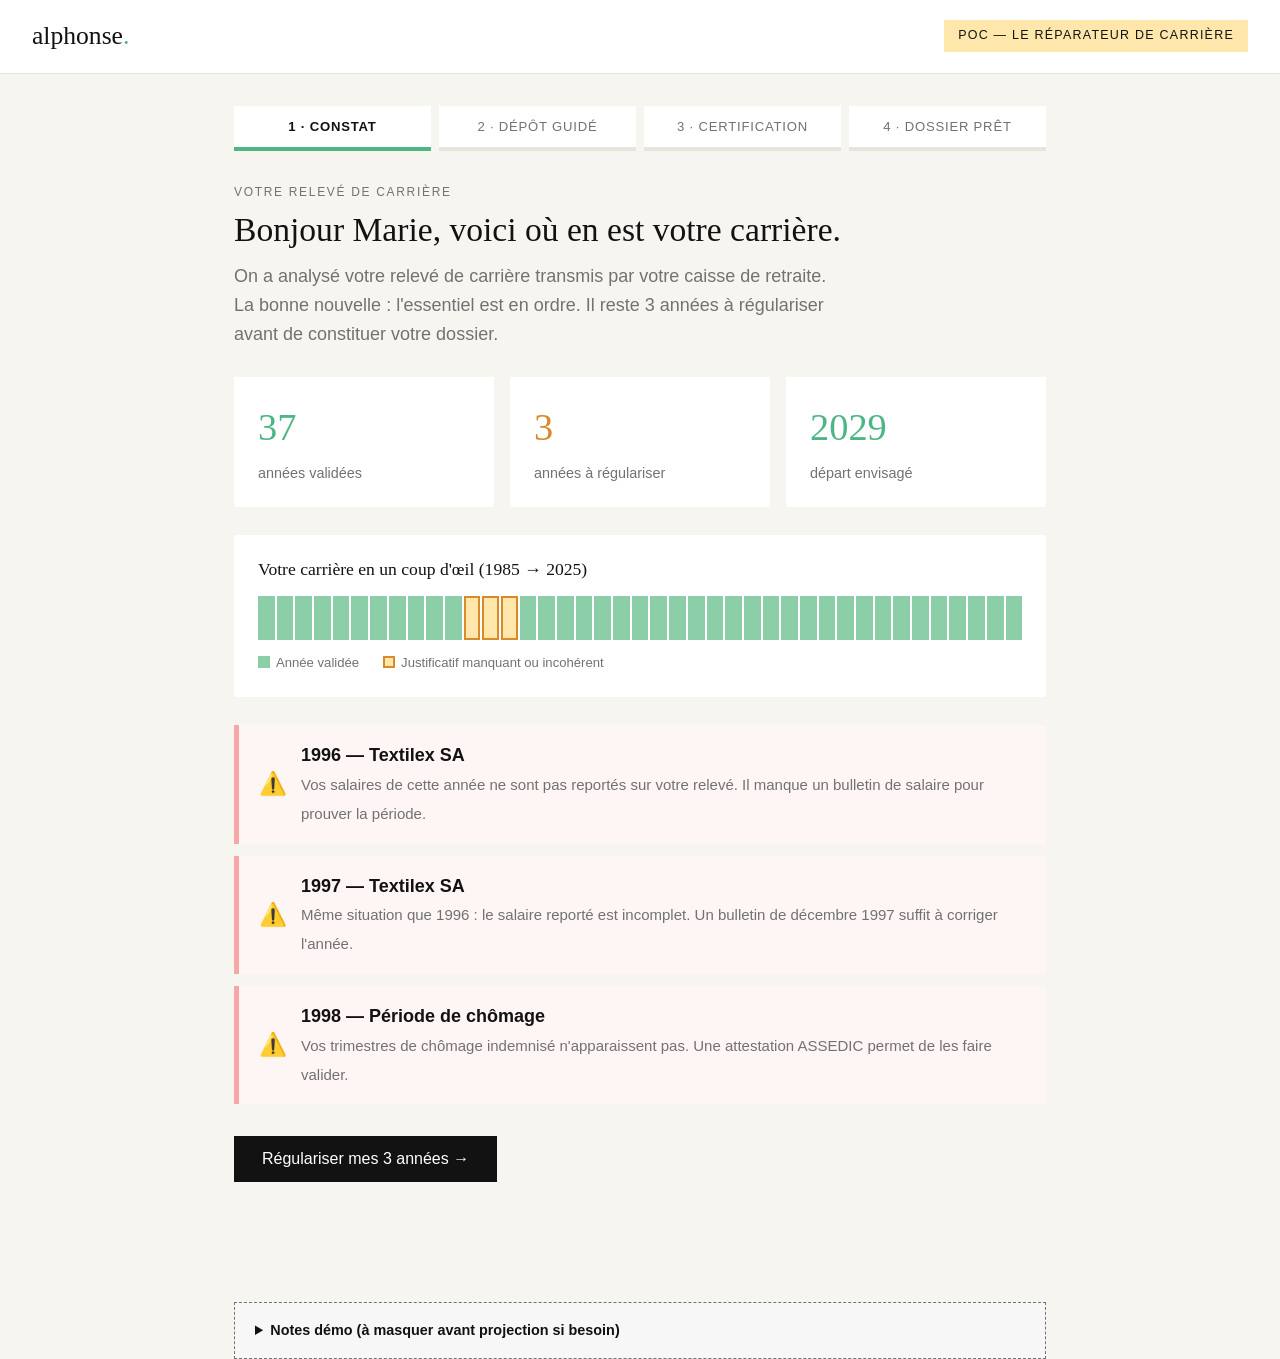
<file: reparateur.html>
<!DOCTYPE html>
<html lang="fr">
<head>
<meta charset="UTF-8">
<meta name="viewport" content="width=device-width, initial-scale=1.0">
<title>Le Réparateur de Carrière — POC Alphonse</title>
<style>
  /* ============ DESIGN SYSTEM ALPHONSE ============ */
  :root{
    --noir:#121212;
    --gris:#727272;
    --vert:#4EB684;
    --vert-clair:#8BCEA8;
    --rose:#F6A7A6;
    --rose-pale:#FDF6F4;
    --beige:#F7F5F0;
    --beige-2:#F5E9DC;
    --blanc-casse:#F7F7F7;
    --jaune:#FFE7AC;
    --blanc:#FFFFFF;
  }
  *{margin:0;padding:0;box-sizing:border-box;}
  html{scroll-behavior:smooth;}
  body{
    font-family:'Bianco Sans','Calibri','Segoe UI',sans-serif;
    background:var(--beige);
    color:var(--noir);
    font-size:18px;
    line-height:1.6;
  }
  h1,h2,h3{
    font-family:'Spoof','Spoof Medium','Bookman Old Style',Georgia,serif;
    font-weight:500;
    line-height:1.2;
  }
  .surtitre{
    font-family:'Spot','Bianco Sans','Calibri',sans-serif;
    text-transform:uppercase;
    letter-spacing:0.14em;
    font-size:0.75rem;
    color:var(--gris);
  }
  button{
    font-family:inherit;
    font-size:1rem;
    cursor:pointer;
    border:none;
    border-radius:0; /* boutons rectangulaires */
  }
  .btn-primaire{
    background:var(--noir);
    color:var(--blanc);
    padding:14px 28px;
    transition:background .2s;
  }
  .btn-primaire:hover{background:var(--vert);}
  .btn-vert{
    background:var(--vert);
    color:var(--blanc);
    padding:14px 28px;
    transition:filter .2s;
  }
  .btn-vert:hover{filter:brightness(0.93);}
  .btn-secondaire{
    background:transparent;
    color:var(--noir);
    border:1.5px solid var(--noir);
    padding:12px 24px;
    transition:background .2s,color .2s;
  }
  .btn-secondaire:hover{background:var(--noir);color:var(--blanc);}
  button:focus-visible,a:focus-visible{outline:3px solid var(--vert);outline-offset:2px;}

  /* ============ HEADER ============ */
  header{
    background:var(--blanc);
    border-bottom:1px solid #e8e4dc;
    padding:16px 32px;
    display:flex;
    align-items:center;
    justify-content:space-between;
    gap:16px;
    flex-wrap:wrap;
  }
  .logo{
    font-family:'Spoof','Bookman Old Style',Georgia,serif;
    font-size:1.6rem;
    color:var(--noir);
  }
  .logo span{color:var(--vert);}
  .badge-poc{
    background:var(--jaune);
    padding:6px 14px;
    font-size:0.78rem;
    text-transform:uppercase;
    letter-spacing:0.1em;
  }

  /* ============ STEPPER ============ */
  .stepper{
    max-width:860px;
    margin:32px auto 0;
    padding:0 24px;
    display:flex;
    gap:8px;
  }
  .step{
    flex:1;
    text-align:center;
    padding:10px 6px;
    background:var(--blanc);
    border-bottom:4px solid #e8e4dc;
    font-size:0.82rem;
    color:var(--gris);
    text-transform:uppercase;
    letter-spacing:0.06em;
  }
  .step.active{border-bottom-color:var(--vert);color:var(--noir);font-weight:600;}
  .step.done{border-bottom-color:var(--vert-clair);color:var(--gris);}
  .step.done::before{content:"✓ ";color:var(--vert);}

  /* ============ VUES ============ */
  main{max-width:860px;margin:0 auto;padding:32px 24px 80px;}
  .vue{display:none;animation:fadein .4s ease;}
  .vue.visible{display:block;}
  @keyframes fadein{from{opacity:0;transform:translateY(8px);}to{opacity:1;transform:none;}}
  @media (prefers-reduced-motion: reduce){
    *,*::before,*::after{animation-duration:0.01ms !important;transition-duration:0.01ms !important;}
  }

  .intro h1{font-size:2.1rem;margin:8px 0 12px;}
  .intro p{color:var(--gris);max-width:600px;}

  /* ============ VUE 1 : CONSTAT ============ */
  .synthese{
    display:flex;
    gap:16px;
    margin:28px 0;
    flex-wrap:wrap;
  }
  .chiffre-cle{
    flex:1;
    min-width:180px;
    background:var(--blanc);
    padding:20px 24px;
  }
  .chiffre-cle .nb{
    font-family:'Spoof','Bookman Old Style',Georgia,serif;
    font-size:2.4rem;
    display:block;
  }
  .chiffre-cle.ok .nb{color:var(--vert);}
  .chiffre-cle.alerte .nb{color:#D98A2B;}
  .chiffre-cle .lib{font-size:0.9rem;color:var(--gris);}

  .frise{
    background:var(--blanc);
    padding:24px;
    margin-bottom:28px;
  }
  .frise-titre{margin-bottom:16px;font-size:1.1rem;}
  .frise-barre{
    display:flex;
    gap:2px;
    height:44px;
  }
  .frise-an{
    flex:1;
    background:var(--vert-clair);
    position:relative;
    cursor:default;
  }
  .frise-an.manquant{
    background:var(--jaune);
    outline:2px solid #D98A2B;
    outline-offset:-2px;
    cursor:pointer;
  }
  .frise-an.manquant:hover::after{
    content:attr(data-an);
    position:absolute;
    bottom:calc(100% + 6px);
    left:50%;
    transform:translateX(-50%);
    background:var(--noir);
    color:var(--blanc);
    padding:2px 8px;
    font-size:0.75rem;
    white-space:nowrap;
  }
  .frise-legende{
    display:flex;
    gap:24px;
    margin-top:12px;
    font-size:0.82rem;
    color:var(--gris);
    flex-wrap:wrap;
  }
  .frise-legende span::before{
    content:"";
    display:inline-block;
    width:12px;height:12px;
    margin-right:6px;
    vertical-align:-1px;
  }
  .leg-ok::before{background:var(--vert-clair);}
  .leg-ko::before{background:var(--jaune);outline:2px solid #D98A2B;outline-offset:-2px;}

  .alertes-liste{display:flex;flex-direction:column;gap:12px;margin-bottom:32px;}
  .alerte-item{
    background:var(--rose-pale);
    border-left:5px solid var(--rose);
    padding:16px 20px;
    display:flex;
    align-items:center;
    gap:14px;
  }
  .alerte-item .picto{font-size:1.4rem;}
  .alerte-item strong{display:block;}
  .alerte-item small{color:var(--gris);}

  /* ============ VUE 2 : RÉPARATEUR ============ */
  .progression{
    background:var(--blanc);
    padding:16px 24px;
    margin-bottom:24px;
    display:flex;
    align-items:center;
    gap:16px;
    flex-wrap:wrap;
  }
  .barre-prog{
    flex:1;
    min-width:160px;
    height:10px;
    background:var(--beige-2);
  }
  .barre-prog > div{
    height:100%;
    background:var(--vert);
    width:0%;
    transition:width .5s ease;
  }
  .carte-annee{
    background:var(--blanc);
    margin-bottom:20px;
    border:1.5px solid #e8e4dc;
  }
  .carte-annee.validee{border-color:var(--vert);}
  .carte-tete{
    padding:20px 24px;
    display:flex;
    align-items:flex-start;
    gap:16px;
  }
  .pastille-annee{
    font-family:'Spoof','Bookman Old Style',Georgia,serif;
    font-size:1.3rem;
    background:var(--beige);
    padding:8px 14px;
    white-space:nowrap;
  }
  .carte-annee.validee .pastille-annee{background:var(--vert);color:var(--blanc);}
  .carte-tete h3{font-size:1.15rem;margin-bottom:4px;}
  .carte-tete p{color:var(--gris);font-size:0.95rem;}
  .doc-attendu{
    background:var(--beige);
    margin:0 24px 20px;
    padding:14px 18px;
    font-size:0.95rem;
  }
  .doc-attendu strong{color:var(--noir);}
  .carte-actions{
    padding:0 24px 24px;
    display:flex;
    gap:12px;
    flex-wrap:wrap;
  }

  /* Exemple visuel du document */
  .exemple-doc{
    display:none;
    margin:0 24px 20px;
    padding:20px;
    background:var(--rose-pale);
  }
  .exemple-doc.ouvert{display:flex;gap:20px;flex-wrap:wrap;align-items:flex-start;}
  .mini-doc{
    width:190px;
    min-height:240px;
    background:var(--blanc);
    border:1px solid #ddd;
    box-shadow:2px 3px 0 rgba(18,18,18,0.08);
    padding:14px;
    font-size:0.6rem;
    color:var(--gris);
    flex-shrink:0;
  }
  .mini-doc .md-titre{
    font-weight:700;
    color:var(--noir);
    font-size:0.68rem;
    text-transform:uppercase;
    margin-bottom:8px;
    text-align:center;
  }
  .md-zone{
    border:1.5px dashed var(--vert);
    padding:3px 5px;
    margin:6px 0;
    color:var(--vert);
    font-weight:600;
  }
  .md-ligne{height:5px;background:#eee;margin:5px 0;}
  .md-ligne.courte{width:60%;}
  .exemple-doc .explication{flex:1;min-width:220px;font-size:0.95rem;}
  .exemple-doc .explication ul{margin:8px 0 0 20px;}
  .exemple-doc .explication li{margin-bottom:4px;}

  /* État de la carte après analyse */
  .zone-resultat{padding:0 24px 24px;display:none;}
  .zone-resultat.visible{display:block;}
  .analyse-en-cours{
    display:flex;align-items:center;gap:14px;
    background:var(--beige);
    padding:16px 20px;
  }
  .spinner{
    width:22px;height:22px;
    border:3px solid var(--beige-2);
    border-top-color:var(--vert);
    border-radius:50%;
    animation:spin .8s linear infinite;
    flex-shrink:0;
  }
  @keyframes spin{to{transform:rotate(360deg);}}

  .resultat-ko{
    background:var(--rose-pale);
    border-left:5px solid var(--rose);
    padding:18px 20px;
  }
  .resultat-ko h4{margin-bottom:6px;font-size:1rem;}
  .resultat-ko p{font-size:0.95rem;margin-bottom:12px;}

  .resultat-ok{
    background:#EFF8F3;
    border-left:5px solid var(--vert);
    padding:18px 20px;
    display:flex;
    align-items:center;
    gap:18px;
    position:relative;
    overflow:hidden;
  }
  .resultat-ok .detail{flex:1;font-size:0.95rem;}
  .resultat-ok .detail strong{display:block;margin-bottom:2px;}
  .note-reformat{
    font-size:0.88rem;
    color:var(--gris);
    margin-top:6px;
    padding-top:6px;
    border-top:1px dashed var(--vert-clair);
  }

  /* ============ LE TAMPON (élément signature) ============ */
  .tampon{
    font-family:'Spoof','Bookman Old Style',Georgia,serif;
    border:3px solid var(--vert);
    color:var(--vert);
    padding:6px 16px;
    font-size:1.15rem;
    text-transform:uppercase;
    letter-spacing:0.08em;
    transform:rotate(-7deg);
    flex-shrink:0;
    position:relative;
    background:
      radial-gradient(circle at 30% 40%, rgba(255,255,255,.25) 0 2px, transparent 3px),
      radial-gradient(circle at 70% 60%, rgba(255,255,255,.3) 0 1.5px, transparent 2.5px);
  }
  .tampon.anim{animation:tamponner .45s cubic-bezier(.2,1.6,.4,1) both;}
  @keyframes tamponner{
    0%{transform:rotate(-7deg) scale(2.6);opacity:0;}
    60%{transform:rotate(-7deg) scale(0.94);opacity:1;}
    100%{transform:rotate(-7deg) scale(1);opacity:1;}
  }

  /* ============ FAUX EXPLORATEUR (modale) ============ */
  .voile{
    display:none;
    position:fixed;inset:0;
    background:rgba(18,18,18,0.5);
    z-index:50;
    align-items:center;
    justify-content:center;
    padding:20px;
  }
  .voile.ouvert{display:flex;}
  .modale{
    background:var(--blanc);
    max-width:520px;
    width:100%;
    padding:28px;
    animation:fadein .25s ease;
  }
  .modale h3{font-size:1.2rem;margin-bottom:4px;}
  .modale > p{color:var(--gris);font-size:0.92rem;margin-bottom:18px;}
  .fichier{
    display:flex;
    align-items:center;
    gap:14px;
    width:100%;
    text-align:left;
    background:var(--blanc-casse);
    padding:14px 16px;
    margin-bottom:10px;
    border:1.5px solid transparent;
    font-size:0.95rem;
    transition:border-color .15s;
  }
  .fichier:hover{border-color:var(--vert);}
  .fichier .icone{
    width:34px;height:42px;
    background:var(--blanc);
    border:1.5px solid var(--gris);
    position:relative;
    flex-shrink:0;
    display:flex;align-items:flex-end;justify-content:center;
    font-size:0.55rem;font-weight:700;color:var(--blanc);
  }
  .fichier .icone::after{
    content:attr(data-ext);
    background:var(--noir);
    width:100%;
    text-align:center;
    padding:1px 0;
  }
  .fichier .icone.jpg::after{background:var(--rose);}
  .modale .fermer{margin-top:8px;}

  /* ============ VUE 3 : VOIE ROYALE ============ */
  .finale{
    text-align:center;
    padding:48px 24px;
    background:var(--blanc);
  }
  .dossier-visuel{
    width:150px;height:110px;
    margin:0 auto 8px;
    background:var(--beige-2);
    position:relative;
    box-shadow:0 4px 0 rgba(18,18,18,.06);
  }
  .dossier-visuel::before{
    content:"";
    position:absolute;
    top:-14px;left:0;
    width:60px;height:14px;
    background:var(--beige-2);
  }
  .dossier-visuel .tampon{
    position:absolute;
    top:28px;left:50%;
    margin-left:-72px;
    font-size:1.25rem;
    background-color:var(--blanc);
  }
  .finale h2{font-size:1.9rem;margin:24px 0 10px;}
  .finale > p{color:var(--gris);max-width:520px;margin:0 auto 28px;}
  .recap-docs{
    max-width:480px;
    margin:0 auto 32px;
    text-align:left;
  }
  .recap-docs li{
    list-style:none;
    background:var(--beige);
    padding:12px 18px;
    margin-bottom:8px;
    display:flex;
    justify-content:space-between;
    gap:12px;
    font-size:0.95rem;
    flex-wrap:wrap;
  }
  .recap-docs li .ok{color:var(--vert);font-weight:700;white-space:nowrap;}

  /* ============ NOTES DÉMO ============ */
  .notes-demo{
    max-width:860px;
    margin:40px auto 0;
    padding:0 24px;
  }
  .notes-demo details{
    background:var(--blanc-casse);
    border:1px dashed var(--gris);
    padding:16px 20px;
    font-size:0.9rem;
    color:var(--gris);
  }
  .notes-demo summary{cursor:pointer;color:var(--noir);font-weight:600;}
  .notes-demo ol{margin:12px 0 0 20px;}
  .notes-demo li{margin-bottom:6px;}

  .lien-retour{
    background:none;
    color:var(--gris);
    text-decoration:underline;
    padding:0;
    font-size:0.9rem;
    margin-bottom:20px;
  }
  .lien-retour:hover{color:var(--noir);}

  @media (max-width:600px){
    body{font-size:16px;}
    .stepper{gap:4px;}
    .step{font-size:0.68rem;padding:8px 2px;}
    .carte-tete{flex-direction:column;}
  }
</style>
</head>
<body>

<header>
  <div class="logo">alphonse<span>.</span></div>
  <div class="badge-poc">POC — Le Réparateur de Carrière</div>
</header>

<nav class="stepper" aria-label="Étapes du parcours">
  <div class="step active" id="step1">1 · Constat</div>
  <div class="step" id="step2">2 · Dépôt guidé</div>
  <div class="step" id="step3">3 · Certification</div>
  <div class="step" id="step4">4 · Dossier prêt</div>
</nav>

<main>

  <!-- ============ VUE 1 : LE CONSTAT VISUEL ============ -->
  <section class="vue visible" id="vue-constat">
    <div class="intro">
      <p class="surtitre">Votre relevé de carrière</p>
      <h1>Bonjour Marie, voici où en est votre carrière.</h1>
      <p>On a analysé votre relevé de carrière transmis par votre caisse de retraite. La bonne nouvelle : l'essentiel est en ordre. Il reste 3 années à régulariser avant de constituer votre dossier.</p>
    </div>

    <div class="synthese">
      <div class="chiffre-cle ok">
        <span class="nb">37</span>
        <span class="lib">années validées</span>
      </div>
      <div class="chiffre-cle alerte">
        <span class="nb">3</span>
        <span class="lib">années à régulariser</span>
      </div>
      <div class="chiffre-cle ok">
        <span class="nb">2029</span>
        <span class="lib">départ envisagé</span>
      </div>
    </div>

    <div class="frise">
      <h2 class="frise-titre">Votre carrière en un coup d'œil (1985 → 2025)</h2>
      <div class="frise-barre" id="frise-barre" aria-hidden="true"></div>
      <div class="frise-legende">
        <span class="leg-ok">Année validée</span>
        <span class="leg-ko">Justificatif manquant ou incohérent</span>
      </div>
    </div>

    <div class="alertes-liste">
      <div class="alerte-item">
        <span class="picto" aria-hidden="true">⚠️</span>
        <div>
          <strong>1996 — Textilex SA</strong>
          <small>Vos salaires de cette année ne sont pas reportés sur votre relevé. Il manque un bulletin de salaire pour prouver la période.</small>
        </div>
      </div>
      <div class="alerte-item">
        <span class="picto" aria-hidden="true">⚠️</span>
        <div>
          <strong>1997 — Textilex SA</strong>
          <small>Même situation que 1996 : le salaire reporté est incomplet. Un bulletin de décembre 1997 suffit à corriger l'année.</small>
        </div>
      </div>
      <div class="alerte-item">
        <span class="picto" aria-hidden="true">⚠️</span>
        <div>
          <strong>1998 — Période de chômage</strong>
          <small>Vos trimestres de chômage indemnisé n'apparaissent pas. Une attestation ASSEDIC permet de les faire valider.</small>
        </div>
      </div>
    </div>

    <button class="btn-primaire" onclick="allerVue(2)">Régulariser mes 3 années →</button>
  </section>

  <!-- ============ VUE 2 : LE RÉPARATEUR ============ -->
  <section class="vue" id="vue-reparateur">
    <button class="lien-retour" onclick="allerVue(1)">← Revenir au constat</button>
    <div class="intro">
      <p class="surtitre">Le réparateur de carrière</p>
      <h1>Déposez vos justificatifs, on vérifie tout.</h1>
      <p>Pour chaque année, on vous indique le document exact à retrouver. Dès qu'un document est déposé, on le vérifie : s'il est conforme, il est tamponné « Validé ». Sinon, on vous explique quoi chercher à la place.</p>
    </div>

    <div class="progression">
      <span id="prog-texte"><strong>0/3</strong> justificatifs validés</span>
      <div class="barre-prog"><div id="prog-barre"></div></div>
    </div>

    <div id="cartes-annees"></div>

    <div id="cta-final" style="display:none;text-align:center;margin-top:32px;">
      <button class="btn-vert" onclick="allerVue(3)">Voir mon dossier prêt →</button>
    </div>
  </section>

  <!-- ============ VUE 3 : LA VOIE ROYALE ============ -->
  <section class="vue" id="vue-finale">
    <div class="finale">
      <div class="dossier-visuel">
        <div class="tampon anim">Validé</div>
      </div>
      <h2>Félicitations Marie, vos justificatifs sont prêts.</h2>
      <p>Vos 3 années ont été régularisées avec des documents conformes aux exigences des caisses de retraite. Vous pouvez constituer votre demande de régularisation en toute sérénité.</p>
      <ul class="recap-docs">
        <li><span>1996 · Bulletin de salaire — décembre 1996</span><span class="ok">✓ Validé</span></li>
        <li><span>1997 · Bulletin de salaire — décembre 1997 <em>(converti en PDF)</em></span><span class="ok">✓ Validé</span></li>
        <li><span>1998 · Attestation ASSEDIC — périodes indemnisées</span><span class="ok">✓ Validé</span></li>
      </ul>
      <button class="btn-primaire" onclick="alert('Hors périmètre du POC : cette étape enchaîne sur la constitution du dossier de régularisation.')">Constituer ma demande de régularisation</button>
      <br><br>
      <button class="btn-secondaire" onclick="reinitialiser()">Rejouer la démo</button>
    </div>
  </section>

</main>

<!-- ============ FAUX EXPLORATEUR DE FICHIERS ============ -->
<div class="voile" id="voile" role="dialog" aria-modal="true" aria-labelledby="modale-titre">
  <div class="modale">
    <h3 id="modale-titre">Choisissez un document</h3>
    <p>Mode démo : sélectionnez un fichier pour simuler le dépôt (scan ou photo depuis le téléphone).</p>
    <div id="liste-fichiers"></div>
    <button class="btn-secondaire fermer" onclick="fermerModale()">Annuler</button>
  </div>
</div>

<!-- ============ NOTES POUR LE PRÉSENTATEUR ============ -->
<div class="notes-demo">
  <details>
    <summary>Notes démo (à masquer avant projection si besoin)</summary>
    <ol>
      <li><strong>1996 :</strong> choisir d'abord le <em>contrat de travail</em> → message pédagogique de refus. Puis re-déposer le <em>bulletin de salaire</em> → tampon Validé.</li>
      <li><strong>1997 :</strong> choisir le <em>bulletin en .jpg</em> → bon document, mauvais format → reformatage automatique en PDF, puis validation.</li>
      <li><strong>1998 :</strong> choisir la <em>lettre de licenciement</em> pour montrer un 2ᵉ refus pédagogique, ou directement l'<em>attestation ASSEDIC</em> → validation.</li>
      <li>Une fois 3/3 : bouton vert vers l'écran final « Voie Royale ».</li>
      <li>Persona et données 100 % fictives. La vérification documentaire est simulée (pas d'OCR dans ce POC).</li>
    </ol>
  </details>
</div>

<script>
/* ================= DONNÉES DE LA DÉMO (fictives) ================= */
const ANNEES = [
  {
    id:1996,
    titre:"Salaires non reportés — Textilex SA",
    contexte:"Votre relevé n'indique aucun salaire pour 1996, alors que vous étiez en poste chez Textilex SA.",
    docAttendu:"Un bulletin de salaire de décembre 1996 (il récapitule le cumul annuel).",
    exemple:{
      titre:"Bulletin de salaire",
      zones:["Nom de l'employeur","Période : décembre 1996","Cumul brut annuel"],
      aide:["Il ressemble à une feuille A4 avec un tableau de lignes de paie.","Le bulletin de décembre est le plus utile : il contient le cumul de toute l'année.","Une photo bien lisible depuis votre téléphone suffit."]
    },
    fichiers:[
      {nom:"Contrat_de_travail_Textilex_1996.pdf", ext:"PDF", resultat:"ko",
       message:"Ce document est un contrat de travail. Il prouve votre embauche, mais pas les salaires versés. Pour valider l'année 1996, la caisse a besoin de votre bulletin de salaire de décembre 1996, qui indique le cumul annuel."},
      {nom:"Bulletin_salaire_decembre_1996.pdf", ext:"PDF", resultat:"ok",
       libelle:"Bulletin de salaire — décembre 1996",
       message:"Ce bulletin est conforme : employeur, période et cumul annuel sont bien lisibles."},
      {nom:"Releve_bancaire_1996.pdf", ext:"PDF", resultat:"ko",
       message:"Ce document est un relevé bancaire. Il montre des virements, mais les caisses de retraite ne l'acceptent pas comme preuve de salaire. Le document recherché est votre bulletin de salaire de décembre 1996."}
    ]
  },
  {
    id:1997,
    titre:"Salaire incomplet — Textilex SA",
    contexte:"Le salaire reporté pour 1997 est inférieur à votre rémunération réelle : il manque probablement un trimestre.",
    docAttendu:"Un bulletin de salaire de décembre 1997.",
    exemple:{
      titre:"Bulletin de salaire",
      zones:["Nom de l'employeur","Période : décembre 1997","Cumul brut annuel"],
      aide:["Même document que pour 1996, mais daté de décembre 1997.","Si vous ne l'avez qu'en photo, pas d'inquiétude : on le convertit au bon format pour vous."]
    },
    fichiers:[
      {nom:"Bulletin_salaire_decembre_1997.jpg", ext:"JPG", resultat:"reformat",
       libelle:"Bulletin de salaire — décembre 1997",
       message:"Ce bulletin est le bon document et il est parfaitement lisible.",
       noteReformat:"Votre photo (.jpg) a été convertie automatiquement au format PDF demandé par votre caisse de retraite. Rien à refaire de votre côté."},
      {nom:"Certificat_de_travail_1997.pdf", ext:"PDF", resultat:"ko",
       message:"Ce document est un certificat de travail. Il atteste que vous avez quitté l'entreprise, mais il n'indique pas vos salaires. Pour valider l'année 1997, cherchez votre bulletin de salaire de décembre 1997."}
    ]
  },
  {
    id:1998,
    titre:"Trimestres de chômage non validés",
    contexte:"Vos périodes de chômage indemnisé en 1998 n'apparaissent pas sur votre relevé. Elles comptent pourtant pour votre retraite.",
    docAttendu:"Une attestation ASSEDIC mentionnant vos périodes indemnisées en 1998.",
    exemple:{
      titre:"Attestation ASSEDIC",
      zones:["Logo ASSEDIC","Périodes indemnisées","Montant des allocations"],
      aide:["C'est un courrier officiel à en-tête ASSEDIC (l'ancêtre de Pôle emploi / France Travail).","Il liste les périodes pendant lesquelles vous avez été indemnisée.","Si vous ne le retrouvez pas, votre agence France Travail peut vous en délivrer un duplicata."]
    },
    fichiers:[
      {nom:"Attestation_ASSEDIC_1998.pdf", ext:"PDF", resultat:"ok",
       libelle:"Attestation ASSEDIC — périodes indemnisées 1998",
       message:"Cette attestation est conforme : les périodes indemnisées de 1998 y figurent clairement."},
      {nom:"Lettre_de_licenciement_1998.pdf", ext:"PDF", resultat:"ko",
       message:"Ce document est une lettre de licenciement. Elle prouve la fin de votre contrat, mais pas vos périodes indemnisées. Le document recherché est votre attestation ASSEDIC, qui liste les mois où vous avez perçu des allocations."}
    ]
  }
];

const etatValidation = {}; // id année -> true
let anneeCourante = null;

/* ================= FRISE DE CARRIÈRE ================= */
(function construireFrise(){
  const barre = document.getElementById('frise-barre');
  for(let an=1985; an<=2025; an++){
    const d = document.createElement('div');
    d.className = 'frise-an' + ([1996,1997,1998].includes(an) ? ' manquant' : '');
    d.dataset.an = an;
    if(d.classList.contains('manquant')) d.onclick = () => allerVue(2);
    barre.appendChild(d);
  }
})();

/* ================= CARTES ANNÉES ================= */
function construireCartes(){
  const conteneur = document.getElementById('cartes-annees');
  conteneur.innerHTML = '';
  ANNEES.forEach(a => {
    const carte = document.createElement('div');
    carte.className = 'carte-annee';
    carte.id = 'carte-' + a.id;
    carte.innerHTML = `
      <div class="carte-tete">
        <div class="pastille-annee">${a.id}</div>
        <div>
          <h3>${a.titre}</h3>
          <p>${a.contexte}</p>
        </div>
      </div>
      <div class="doc-attendu">📄 Document recherché : <strong>${a.docAttendu}</strong></div>
      <div class="exemple-doc" id="exemple-${a.id}">
        <div class="mini-doc" aria-hidden="true">
          <div class="md-titre">${a.exemple.titre}</div>
          ${a.exemple.zones.map(z => `<div class="md-zone">${z}</div><div class="md-ligne"></div><div class="md-ligne courte"></div>`).join('')}
        </div>
        <div class="explication">
          <strong>À quoi ressemble ce document ?</strong>
          <ul>${a.exemple.aide.map(l => `<li>${l}</li>`).join('')}</ul>
        </div>
      </div>
      <div class="zone-resultat" id="resultat-${a.id}"></div>
      <div class="carte-actions" id="actions-${a.id}">
        <button class="btn-secondaire" onclick="basculerExemple(${a.id})">Voir un exemple du document</button>
        <button class="btn-primaire" onclick="ouvrirModale(${a.id})">Déposer mon document</button>
      </div>
    `;
    conteneur.appendChild(carte);
  });
}
construireCartes();

function basculerExemple(id){
  document.getElementById('exemple-' + id).classList.toggle('ouvert');
}

/* ================= FAUX EXPLORATEUR ================= */
function ouvrirModale(id){
  anneeCourante = ANNEES.find(a => a.id === id);
  const liste = document.getElementById('liste-fichiers');
  liste.innerHTML = '';
  anneeCourante.fichiers.forEach((f, i) => {
    const b = document.createElement('button');
    b.className = 'fichier';
    b.innerHTML = `<span class="icone ${f.ext === 'JPG' ? 'jpg' : ''}" data-ext="${f.ext}"></span><span>${f.nom}</span>`;
    b.onclick = () => choisirFichier(i);
    liste.appendChild(b);
  });
  document.getElementById('voile').classList.add('ouvert');
}
function fermerModale(){
  document.getElementById('voile').classList.remove('ouvert');
}
document.getElementById('voile').addEventListener('click', e => {
  if(e.target.id === 'voile') fermerModale();
});

/* ================= ANALYSE SIMULÉE + CERTIFICATION ================= */
function choisirFichier(index){
  const fichier = anneeCourante.fichiers[index];
  const annee = anneeCourante;
  fermerModale();

  const zone = document.getElementById('resultat-' + annee.id);
  zone.classList.add('visible');
  zone.innerHTML = `
    <div class="analyse-en-cours">
      <div class="spinner" aria-hidden="true"></div>
      <span>Vérification de votre document en cours…</span>
    </div>`;

  setTimeout(() => {
    if(fichier.resultat === 'ko'){
      afficherRefus(annee, fichier);
    } else {
      if(fichier.resultat === 'reformat'){
        zone.innerHTML = `
          <div class="analyse-en-cours">
            <div class="spinner" aria-hidden="true"></div>
            <span>Bon document détecté. Conversion au format PDF en cours…</span>
          </div>`;
        setTimeout(() => afficherValidation(annee, fichier), 1600);
      } else {
        afficherValidation(annee, fichier);
      }
    }
  }, 1800);
}

function afficherRefus(annee, fichier){
  const zone = document.getElementById('resultat-' + annee.id);
  zone.innerHTML = `
    <div class="resultat-ko">
      <h4>Ce n'est pas tout à fait le bon document — et ce n'est pas grave.</h4>
      <p>${fichier.message}</p>
      <button class="btn-primaire" onclick="ouvrirModale(${annee.id})">Chercher un autre document</button>
    </div>`;
}

function afficherValidation(annee, fichier){
  const zone = document.getElementById('resultat-' + annee.id);
  zone.innerHTML = `
    <div class="resultat-ok">
      <div class="detail">
        <strong>${fichier.libelle}</strong>
        ${fichier.message}
        ${fichier.noteReformat ? `<div class="note-reformat">🔄 ${fichier.noteReformat}</div>` : ''}
      </div>
      <div class="tampon anim">Validé</div>
    </div>`;

  const carte = document.getElementById('carte-' + annee.id);
  carte.classList.add('validee');
  document.getElementById('actions-' + annee.id).style.display = 'none';
  document.getElementById('exemple-' + annee.id).classList.remove('ouvert');

  etatValidation[annee.id] = true;
  mettreAJourProgression();
}

function mettreAJourProgression(){
  const n = Object.keys(etatValidation).length;
  document.getElementById('prog-texte').innerHTML = `<strong>${n}/3</strong> justificatifs validés`;
  document.getElementById('prog-barre').style.width = (n / 3 * 100) + '%';
  if(n === 3){
    document.getElementById('cta-final').style.display = 'block';
    document.getElementById('cta-final').scrollIntoView({behavior:'smooth', block:'center'});
  }
}

/* ================= NAVIGATION ================= */
function allerVue(n){
  document.querySelectorAll('.vue').forEach(v => v.classList.remove('visible'));
  const vues = {1:'vue-constat', 2:'vue-reparateur', 3:'vue-finale'};
  document.getElementById(vues[n]).classList.add('visible');

  for(let i=1; i<=4; i++){
    const s = document.getElementById('step' + i);
    s.classList.remove('active','done');
  }
  if(n === 1){ document.getElementById('step1').classList.add('active'); }
  if(n === 2){
    document.getElementById('step1').classList.add('done');
    document.getElementById('step2').classList.add('active');
    document.getElementById('step3').classList.add('active');
  }
  if(n === 3){
    ['step1','step2','step3','step4'].forEach((id,i) => {
      document.getElementById(id).classList.add(i < 3 ? 'done' : 'active');
    });
  }
  window.scrollTo({top:0, behavior:'smooth'});
}

function reinitialiser(){
  Object.keys(etatValidation).forEach(k => delete etatValidation[k]);
  construireCartes();
  mettreAJourProgressionSansCta();
  document.getElementById('cta-final').style.display = 'none';
  allerVue(1);
}
function mettreAJourProgressionSansCta(){
  document.getElementById('prog-texte').innerHTML = `<strong>0/3</strong> justificatifs validés`;
  document.getElementById('prog-barre').style.width = '0%';
}
</script>
</body>
</html>
</file>
